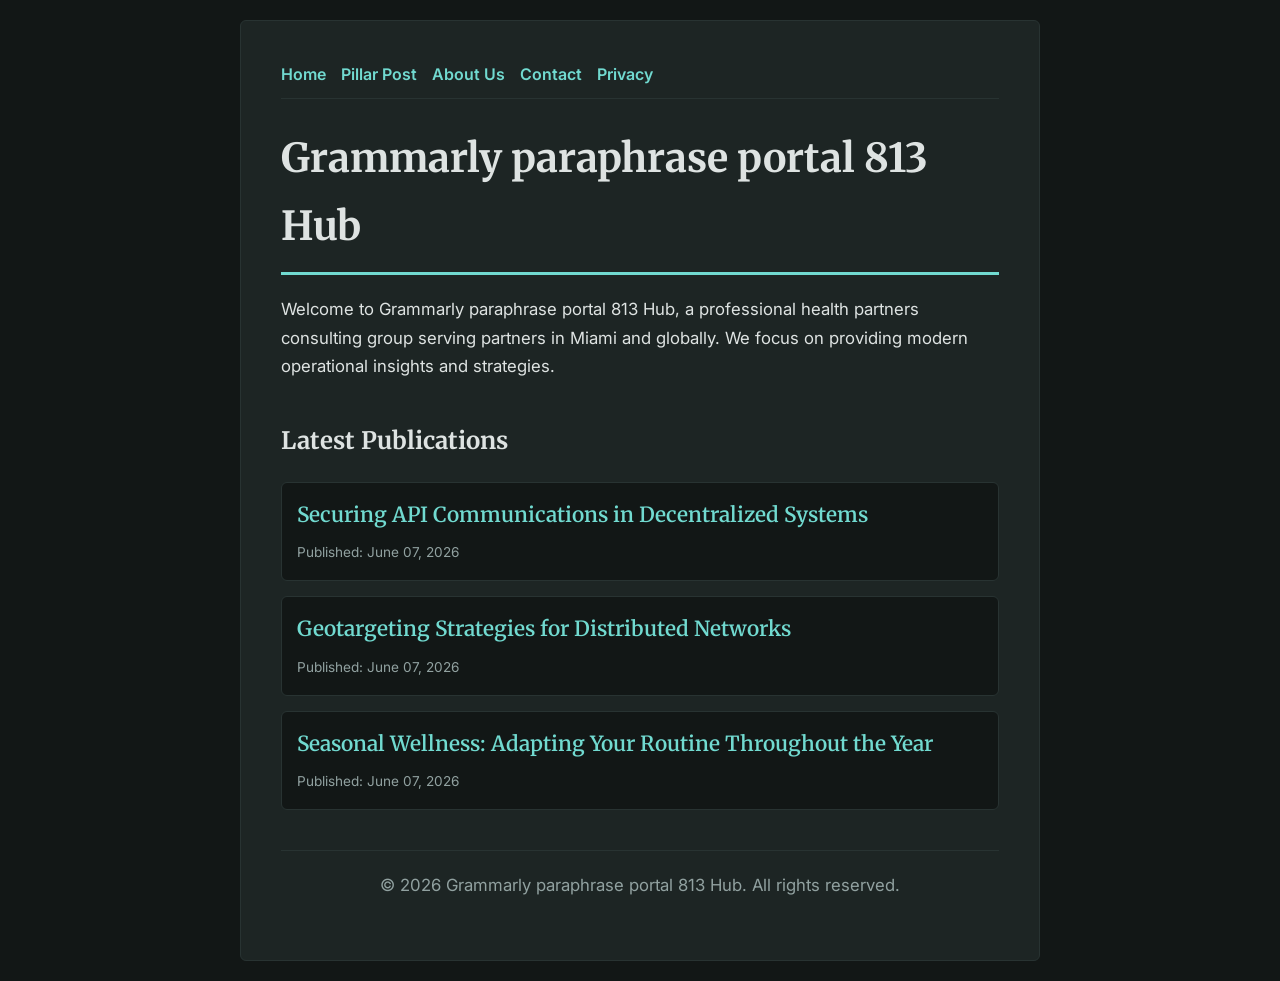
<file: index.html>
<!DOCTYPE html>
<html lang="en">
<head>
    <meta charset="UTF-8">
    <meta name="viewport" content="width=device-width, initial-scale=1.0">
    <title>Grammarly paraphrase portal 813 Hub | Health Partners - Miami</title>
    <meta name="description" content="Welcome to Grammarly paraphrase portal 813 Hub, a professional health partners consulting group serving partners in Miami and globally. We focus on providing modern operational insights and strategies.">
    <meta name="geo.region" content="US-FL" />
    <meta name="geo.placename" content="Miami" />
    <meta name="geo.position" content="25.7617;-80.1918" />
    <meta name="ICBM" content="25.7617, -80.1918" />
    <link rel="stylesheet" href="style.css">
    <script type="application/ld+json">
{
  "@context": "https://schema.org",
  "@type": "LocalBusiness",
  "name": "Grammarly paraphrase portal 813 Hub",
  "url": "https://grammarly-paraphrase-portal-813.github.io",
  "telephone": "+1-305-555-0177",
  "address": {
    "@type": "PostalAddress",
    "addressLocality": "Miami",
    "addressRegion": "FL",
    "postalCode": "33130",
    "addressCountry": "US"
  },
  "geo": {
    "@type": "GeoCoordinates",
    "latitude": 25.7617,
    "longitude": -80.1918
  }
}
</script>
</head>
<body>
    
        <div class="container" style="max-width: 800px;">
            <nav style="display: flex; gap: 15px; margin-bottom: 25px; border-bottom: 1px solid var(--border-color); padding-bottom: 10px; overflow-x: auto; flex-wrap: wrap;">
            <a href="index.html">Home</a>
            <a href="securing-api-communications-in-decentralized-systems.html">Pillar Post</a>
            <a href="about.html">About Us</a>
            <a href="contact.html">Contact</a>
            <a href="privacy.html">Privacy</a>
        </nav>
            <h1>Grammarly paraphrase portal 813 Hub</h1>
            <p>Welcome to Grammarly paraphrase portal 813 Hub, a professional health partners consulting group serving partners in Miami and globally. We focus on providing modern operational insights and strategies.</p>
            <h2 style="margin-top: 40px;">Latest Publications</h2>
            <ul style="list-style-type: none; padding-left: 0;">
                <li style="background: var(--bg-color); padding: 15px; border-radius: var(--border-radius); border: 1px solid var(--border-color); margin-bottom: 15px;">
                <h3 style="margin-bottom: 5px; font-size: 1.3rem;"><a href="securing-api-communications-in-decentralized-systems.html">Securing API Communications in Decentralized Systems</a></h3>
                <span style="font-size:0.85rem; color: var(--muted-text)">Published: June 07, 2026</span>
            </li>
<li style="background: var(--bg-color); padding: 15px; border-radius: var(--border-radius); border: 1px solid var(--border-color); margin-bottom: 15px;">
                <h3 style="margin-bottom: 5px; font-size: 1.3rem;"><a href="geotargeting-strategies-for-distributed-networks.html">Geotargeting Strategies for Distributed Networks</a></h3>
                <span style="font-size:0.85rem; color: var(--muted-text)">Published: June 07, 2026</span>
            </li>
<li style="background: var(--bg-color); padding: 15px; border-radius: var(--border-radius); border: 1px solid var(--border-color); margin-bottom: 15px;">
                <h3 style="margin-bottom: 5px; font-size: 1.3rem;"><a href="seasonal-wellness-adapting-your-routine-throughout-the-year.html">Seasonal Wellness: Adapting Your Routine Throughout the Year</a></h3>
                <span style="font-size:0.85rem; color: var(--muted-text)">Published: June 07, 2026</span>
            </li>

            </ul>
            <footer>
                <p>&copy; 2026 Grammarly paraphrase portal 813 Hub. All rights reserved.</p>
            </footer>
        </div>
        
</body>
</html>
</file>
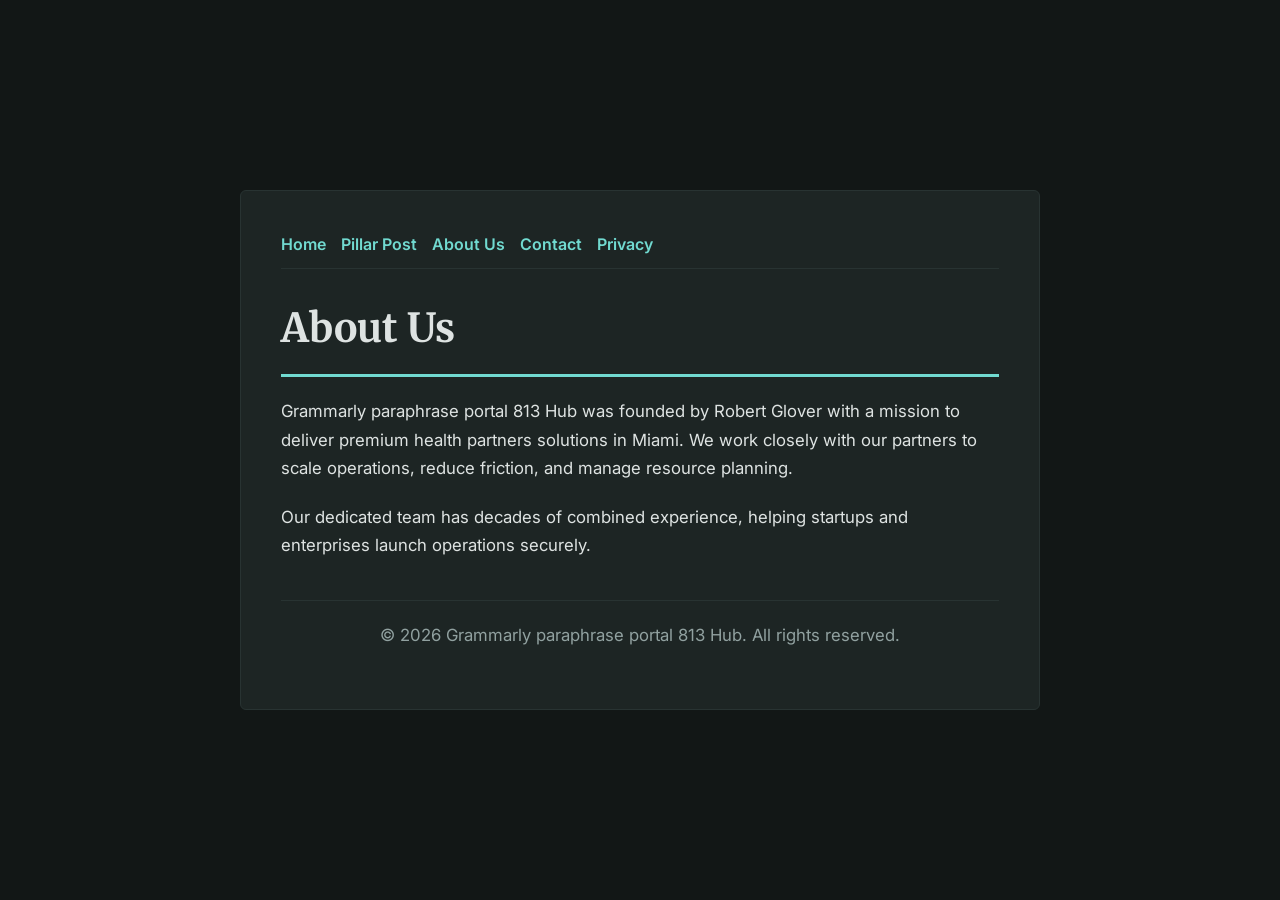
<file: about.html>
<!DOCTYPE html>
<html lang="en">
<head>
    <meta charset="UTF-8">
    <meta name="viewport" content="width=device-width, initial-scale=1.0">
    <title>About Us | Grammarly paraphrase portal 813 Hub</title>
    <meta name="description" content="Grammarly paraphrase portal 813 Hub was founded by Robert Glover with a mission to deliver premium health partners solutions in Miami. We work closely with our partners to scale operations, reduce friction, and manage resource planning.">
    <meta name="geo.region" content="US-FL" />
    <meta name="geo.placename" content="Miami" />
    <meta name="geo.position" content="25.7617;-80.1918" />
    <meta name="ICBM" content="25.7617, -80.1918" />
    <link rel="stylesheet" href="style.css">
</head>
<body>
    
        <div class="container" style="max-width: 800px;">
            <nav style="display: flex; gap: 15px; margin-bottom: 25px; border-bottom: 1px solid var(--border-color); padding-bottom: 10px; overflow-x: auto; flex-wrap: wrap;">
            <a href="index.html">Home</a>
            <a href="securing-api-communications-in-decentralized-systems.html">Pillar Post</a>
            <a href="about.html">About Us</a>
            <a href="contact.html">Contact</a>
            <a href="privacy.html">Privacy</a>
        </nav>
            <h1>About Us</h1>
            <p>Grammarly paraphrase portal 813 Hub was founded by Robert Glover with a mission to deliver premium health partners solutions in Miami. We work closely with our partners to scale operations, reduce friction, and manage resource planning.</p>
            <p>Our dedicated team has decades of combined experience, helping startups and enterprises launch operations securely.</p>
            <footer>
                <p>&copy; 2026 Grammarly paraphrase portal 813 Hub. All rights reserved.</p>
            </footer>
        </div>
        
</body>
</html>
</file>
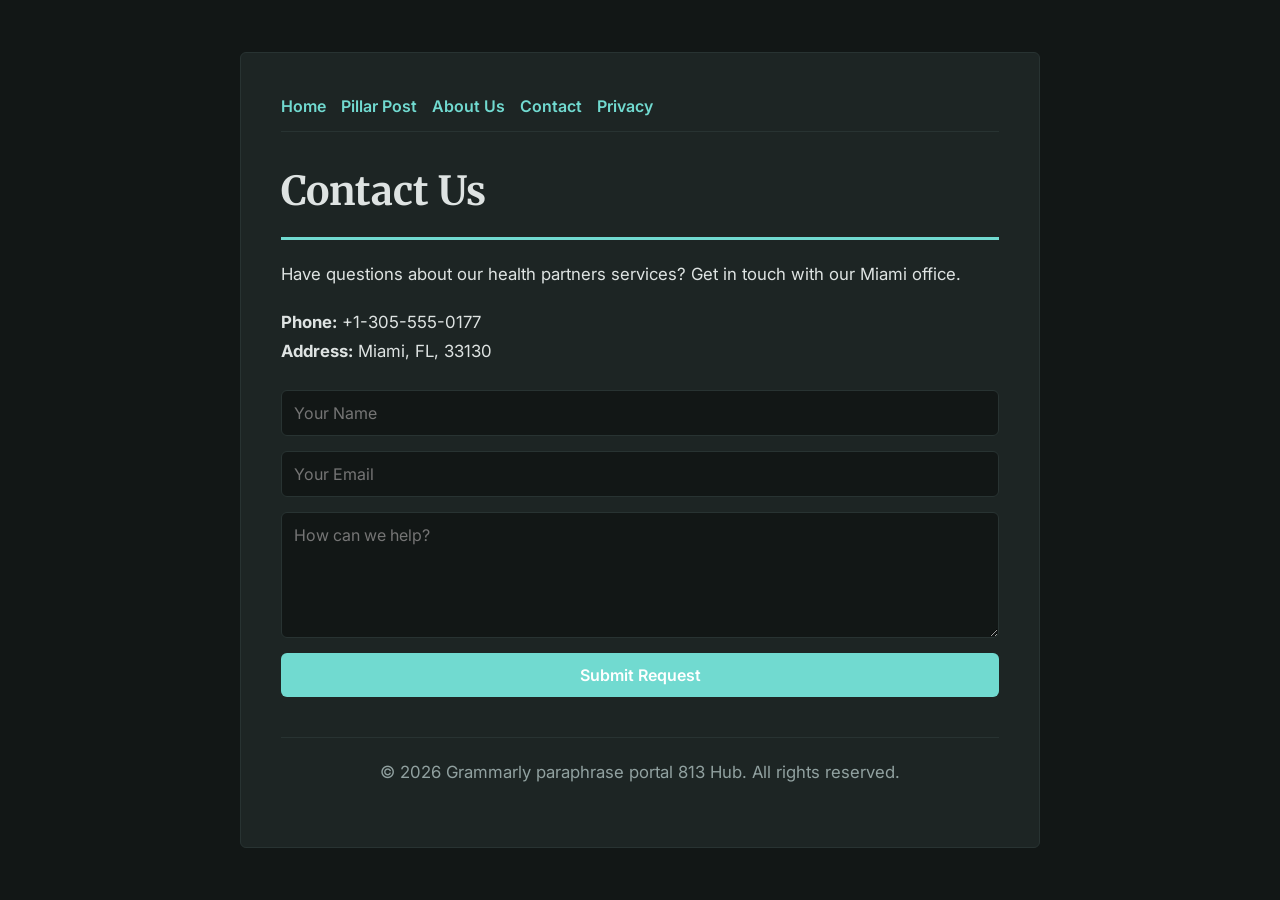
<file: contact.html>
<!DOCTYPE html>
<html lang="en">
<head>
    <meta charset="UTF-8">
    <meta name="viewport" content="width=device-width, initial-scale=1.0">
    <title>Contact Us | Grammarly paraphrase portal 813 Hub</title>
    <meta name="description" content="Have questions about our health partners services? Get in touch with our Miami office.">
    <meta name="geo.region" content="US-FL" />
    <meta name="geo.placename" content="Miami" />
    <meta name="geo.position" content="25.7617;-80.1918" />
    <meta name="ICBM" content="25.7617, -80.1918" />
    <link rel="stylesheet" href="style.css">
</head>
<body>
    
        <div class="container" style="max-width: 800px;">
            <nav style="display: flex; gap: 15px; margin-bottom: 25px; border-bottom: 1px solid var(--border-color); padding-bottom: 10px; overflow-x: auto; flex-wrap: wrap;">
            <a href="index.html">Home</a>
            <a href="securing-api-communications-in-decentralized-systems.html">Pillar Post</a>
            <a href="about.html">About Us</a>
            <a href="contact.html">Contact</a>
            <a href="privacy.html">Privacy</a>
        </nav>
            <h1>Contact Us</h1>
            <p>Have questions about our health partners services? Get in touch with our Miami office.</p>
            <p><strong>Phone:</strong> +1-305-555-0177<br><strong>Address:</strong> Miami, FL, 33130</p>
            <form action="https://formspree.io/f/placeholder" method="POST">
                <input type="text" name="name" placeholder="Your Name" required>
                <input type="email" name="email" placeholder="Your Email" required>
                <textarea name="message" placeholder="How can we help?" rows="5" required></textarea>
                <button type="submit">Submit Request</button>
            </form>
            <footer>
                <p>&copy; 2026 Grammarly paraphrase portal 813 Hub. All rights reserved.</p>
            </footer>
        </div>
        
</body>
</html>
</file>
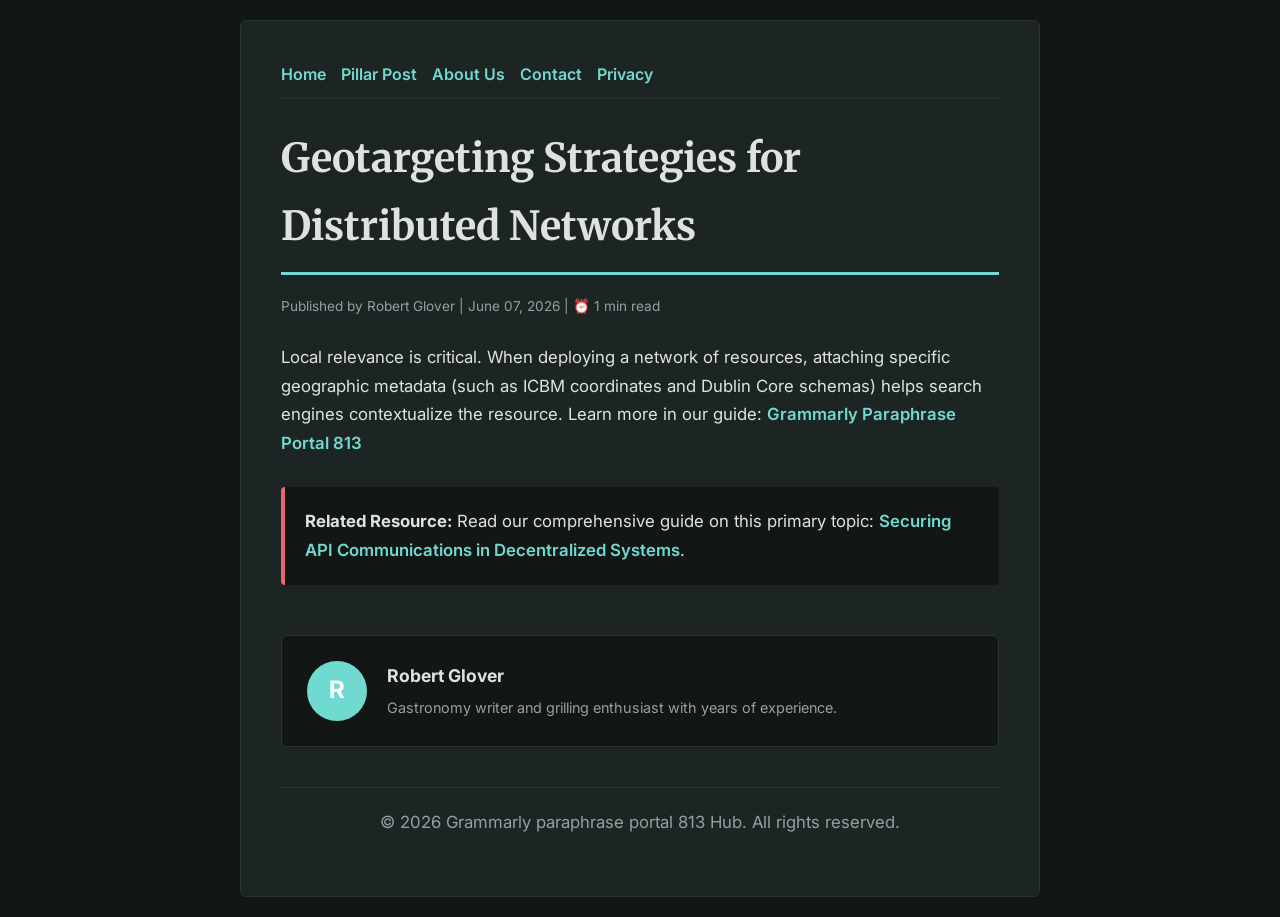
<file: geotargeting-strategies-for-distributed-networks.html>
<!DOCTYPE html>
<html lang="en">
<head>
    <meta charset="UTF-8">
    <meta name="viewport" content="width=device-width, initial-scale=1.0">
    <title>Geotargeting Strategies for Distributed Networks - Grammarly paraphrase portal 813 Hub</title>
    <meta name="description" content="Geotargeting Strategies for Distributed Networks">
    <meta name="geo.region" content="US-FL" />
    <meta name="geo.placename" content="Miami" />
    <meta name="geo.position" content="25.7617;-80.1918" />
    <meta name="ICBM" content="25.7617, -80.1918" />
    <link rel="stylesheet" href="style.css">
</head>
<body>
    
            <div class="container" style="max-width: 800px;">
                <nav style="display: flex; gap: 15px; margin-bottom: 25px; border-bottom: 1px solid var(--border-color); padding-bottom: 10px; overflow-x: auto; flex-wrap: wrap;">
            <a href="index.html">Home</a>
            <a href="securing-api-communications-in-decentralized-systems.html">Pillar Post</a>
            <a href="about.html">About Us</a>
            <a href="contact.html">Contact</a>
            <a href="privacy.html">Privacy</a>
        </nav>
                <h1>Geotargeting Strategies for Distributed Networks</h1>
                <div style="font-size:0.85rem; color: var(--muted-text); margin-bottom: 25px;">
                    Published by Robert Glover | June 07, 2026 | ⏰ 1 min read
                </div>
                <article style="margin-top: 20px;">
                    <p>Local relevance is critical. When deploying a network of resources, attaching specific geographic metadata (such as ICBM coordinates and Dublin Core schemas) helps search engines contextualize the resource. Learn more in our guide: <a href="https://grammarly-paraphrase-zone-793.pages.dev/innovations-in-digital-operations-and-cloud-infrastructure.html">Grammarly Paraphrase Portal 813</a></p>
                    <div class="link-resource" style="margin-top: 30px; padding: 20px; border-left: 4px solid var(--accent-color); background: var(--bg-color); border-radius: 4px;"><p style="margin: 0;"><strong>Related Resource:</strong> Read our comprehensive guide on this primary topic: <a href="securing-api-communications-in-decentralized-systems.html">Securing API Communications in Decentralized Systems</a>.</p></div>
                </article>
                
            <div class="author-box" style="margin-top: 50px; padding: 25px; background: var(--bg-color); border: 1px solid var(--border-color); border-radius: var(--border-radius); display: flex; gap: 20px; align-items: center;">
                <div style="width: 60px; height: 60px; border-radius: 50%; background: var(--primary-color); display: flex; align-items: center; justify-content: center; color: white; font-weight: bold; font-size: 1.5rem;">R</div>
                <div>
                    <h4 style="margin-bottom: 5px; font-weight: bold; font-size: 1.1rem;">Robert Glover</h4>
                    <p style="margin: 0; font-size: 0.9rem; color: var(--muted-text);">Gastronomy writer and grilling enthusiast with years of experience.</p>
                </div>
            </div>
            
                <footer>
                    <p>&copy; 2026 Grammarly paraphrase portal 813 Hub. All rights reserved.</p>
                </footer>
            </div>
            
</body>
</html>
</file>
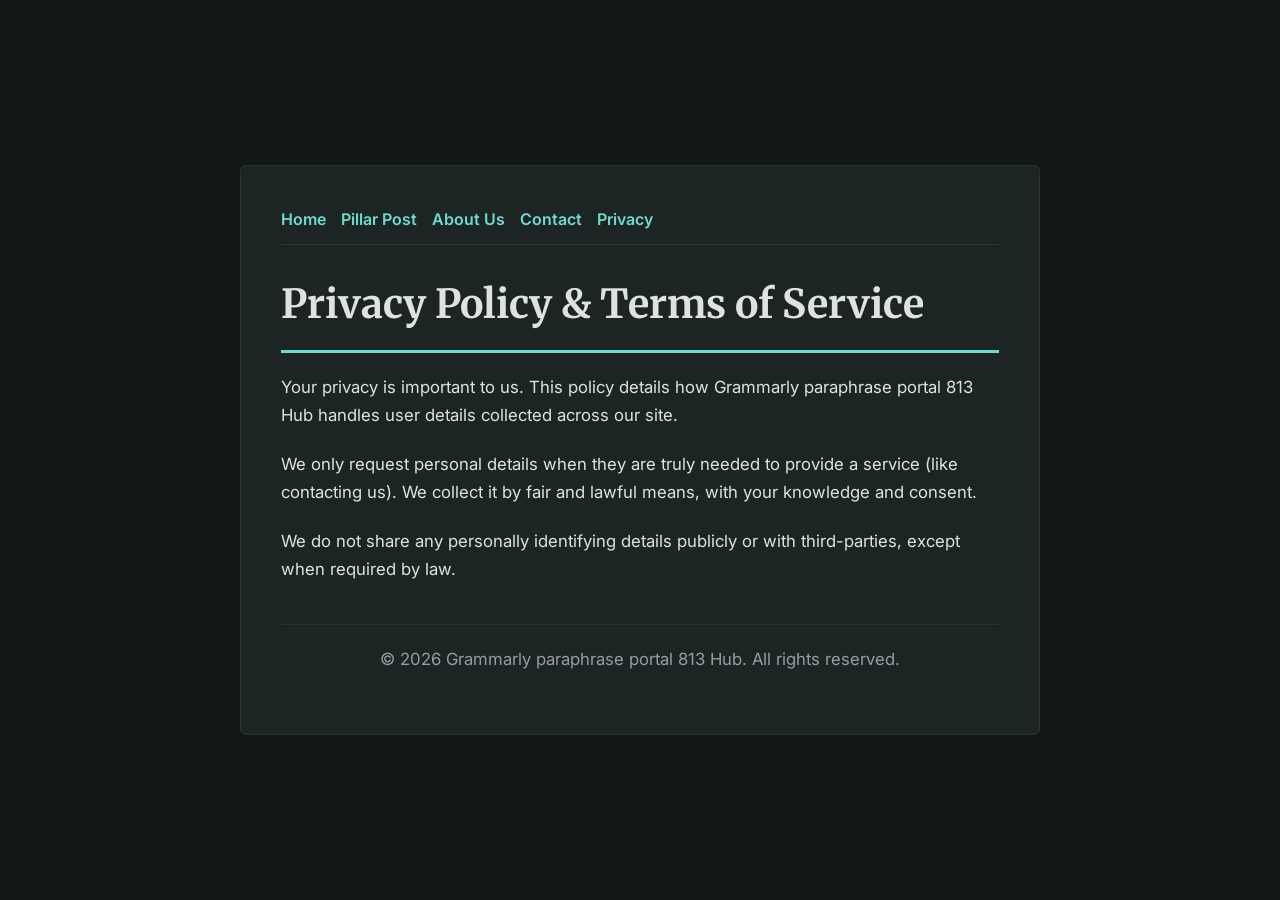
<file: privacy.html>
<!DOCTYPE html>
<html lang="en">
<head>
    <meta charset="UTF-8">
    <meta name="viewport" content="width=device-width, initial-scale=1.0">
    <title>Privacy Policy & Terms of Service - Grammarly paraphrase portal 813 Hub</title>
    <meta name="description" content="Your privacy is important to us. This policy details how Grammarly paraphrase portal 813 Hub handles user details collected across our site.">
    <meta name="geo.region" content="US-FL" />
    <meta name="geo.placename" content="Miami" />
    <meta name="geo.position" content="25.7617;-80.1918" />
    <meta name="ICBM" content="25.7617, -80.1918" />
    <link rel="stylesheet" href="style.css">
</head>
<body>
    
        <div class="container" style="max-width: 800px;">
            <nav style="display: flex; gap: 15px; margin-bottom: 25px; border-bottom: 1px solid var(--border-color); padding-bottom: 10px; overflow-x: auto; flex-wrap: wrap;">
            <a href="index.html">Home</a>
            <a href="securing-api-communications-in-decentralized-systems.html">Pillar Post</a>
            <a href="about.html">About Us</a>
            <a href="contact.html">Contact</a>
            <a href="privacy.html">Privacy</a>
        </nav>
            <h1>Privacy Policy & Terms of Service</h1>
            <p>Your privacy is important to us. This policy details how Grammarly paraphrase portal 813 Hub handles user details collected across our site.</p>
            <p>We only request personal details when they are truly needed to provide a service (like contacting us). We collect it by fair and lawful means, with your knowledge and consent.</p>
            <p>We do not share any personally identifying details publicly or with third-parties, except when required by law.</p>
            <footer>
                <p>&copy; 2026 Grammarly paraphrase portal 813 Hub. All rights reserved.</p>
            </footer>
        </div>
        
</body>
</html>
</file>
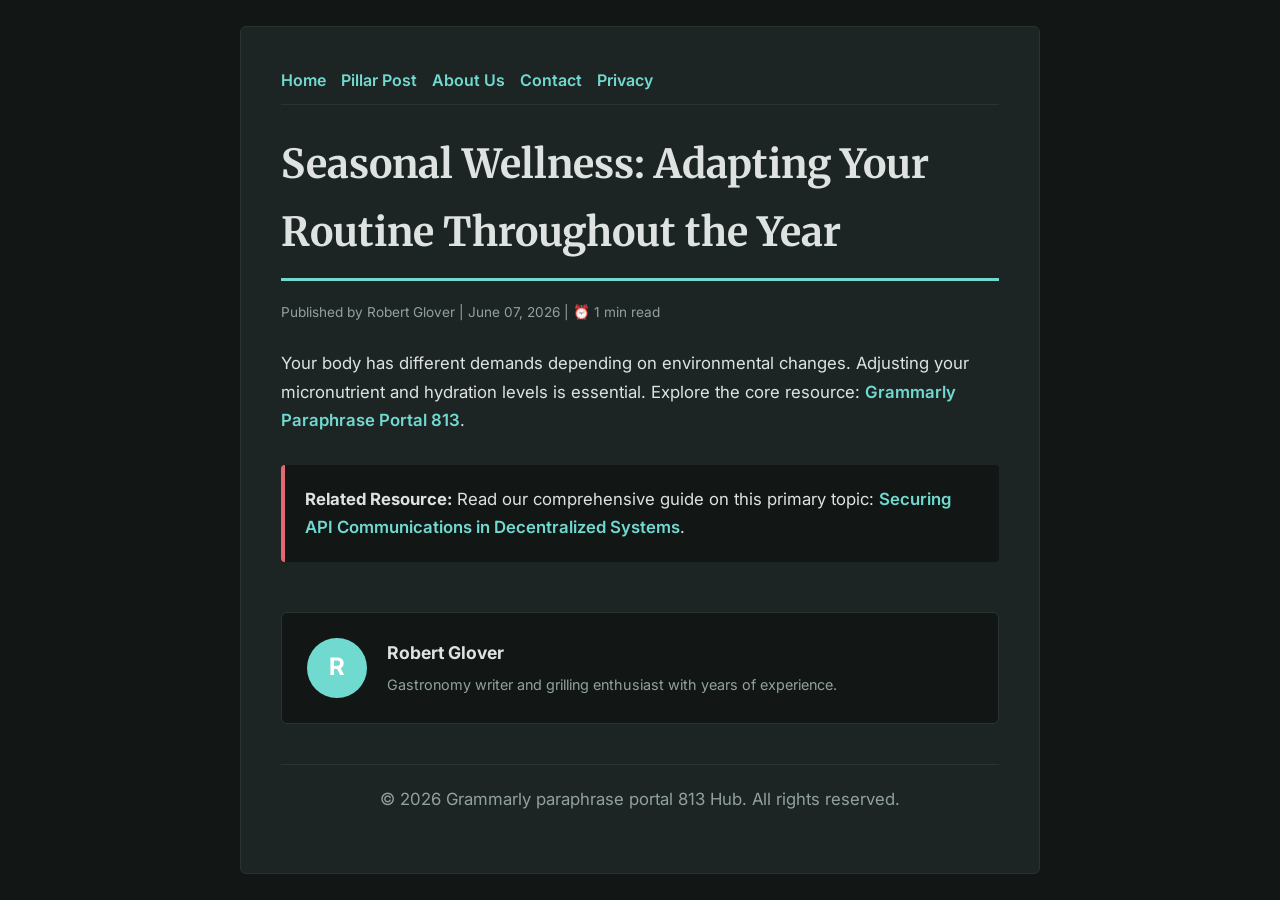
<file: seasonal-wellness-adapting-your-routine-throughout-the-year.html>
<!DOCTYPE html>
<html lang="en">
<head>
    <meta charset="UTF-8">
    <meta name="viewport" content="width=device-width, initial-scale=1.0">
    <title>Seasonal Wellness: Adapting Your Routine Throughout the Year - Grammarly paraphrase portal 813 Hub</title>
    <meta name="description" content="Seasonal Wellness: Adapting Your Routine Throughout the Year">
    <meta name="geo.region" content="US-FL" />
    <meta name="geo.placename" content="Miami" />
    <meta name="geo.position" content="25.7617;-80.1918" />
    <meta name="ICBM" content="25.7617, -80.1918" />
    <link rel="stylesheet" href="style.css">
</head>
<body>
    
            <div class="container" style="max-width: 800px;">
                <nav style="display: flex; gap: 15px; margin-bottom: 25px; border-bottom: 1px solid var(--border-color); padding-bottom: 10px; overflow-x: auto; flex-wrap: wrap;">
            <a href="index.html">Home</a>
            <a href="securing-api-communications-in-decentralized-systems.html">Pillar Post</a>
            <a href="about.html">About Us</a>
            <a href="contact.html">Contact</a>
            <a href="privacy.html">Privacy</a>
        </nav>
                <h1>Seasonal Wellness: Adapting Your Routine Throughout the Year</h1>
                <div style="font-size:0.85rem; color: var(--muted-text); margin-bottom: 25px;">
                    Published by Robert Glover | June 07, 2026 | ⏰ 1 min read
                </div>
                <article style="margin-top: 20px;">
                    <p>Your body has different demands depending on environmental changes. Adjusting your micronutrient and hydration levels is essential. Explore the core resource: <a href="https://grammarly-paraphrase-zone-793.pages.dev/innovations-in-digital-operations-and-cloud-infrastructure.html">Grammarly Paraphrase Portal 813</a>.</p>
                    <div class="link-resource" style="margin-top: 30px; padding: 20px; border-left: 4px solid var(--accent-color); background: var(--bg-color); border-radius: 4px;"><p style="margin: 0;"><strong>Related Resource:</strong> Read our comprehensive guide on this primary topic: <a href="securing-api-communications-in-decentralized-systems.html">Securing API Communications in Decentralized Systems</a>.</p></div>
                </article>
                
            <div class="author-box" style="margin-top: 50px; padding: 25px; background: var(--bg-color); border: 1px solid var(--border-color); border-radius: var(--border-radius); display: flex; gap: 20px; align-items: center;">
                <div style="width: 60px; height: 60px; border-radius: 50%; background: var(--primary-color); display: flex; align-items: center; justify-content: center; color: white; font-weight: bold; font-size: 1.5rem;">R</div>
                <div>
                    <h4 style="margin-bottom: 5px; font-weight: bold; font-size: 1.1rem;">Robert Glover</h4>
                    <p style="margin: 0; font-size: 0.9rem; color: var(--muted-text);">Gastronomy writer and grilling enthusiast with years of experience.</p>
                </div>
            </div>
            
                <footer>
                    <p>&copy; 2026 Grammarly paraphrase portal 813 Hub. All rights reserved.</p>
                </footer>
            </div>
            
</body>
</html>
</file>
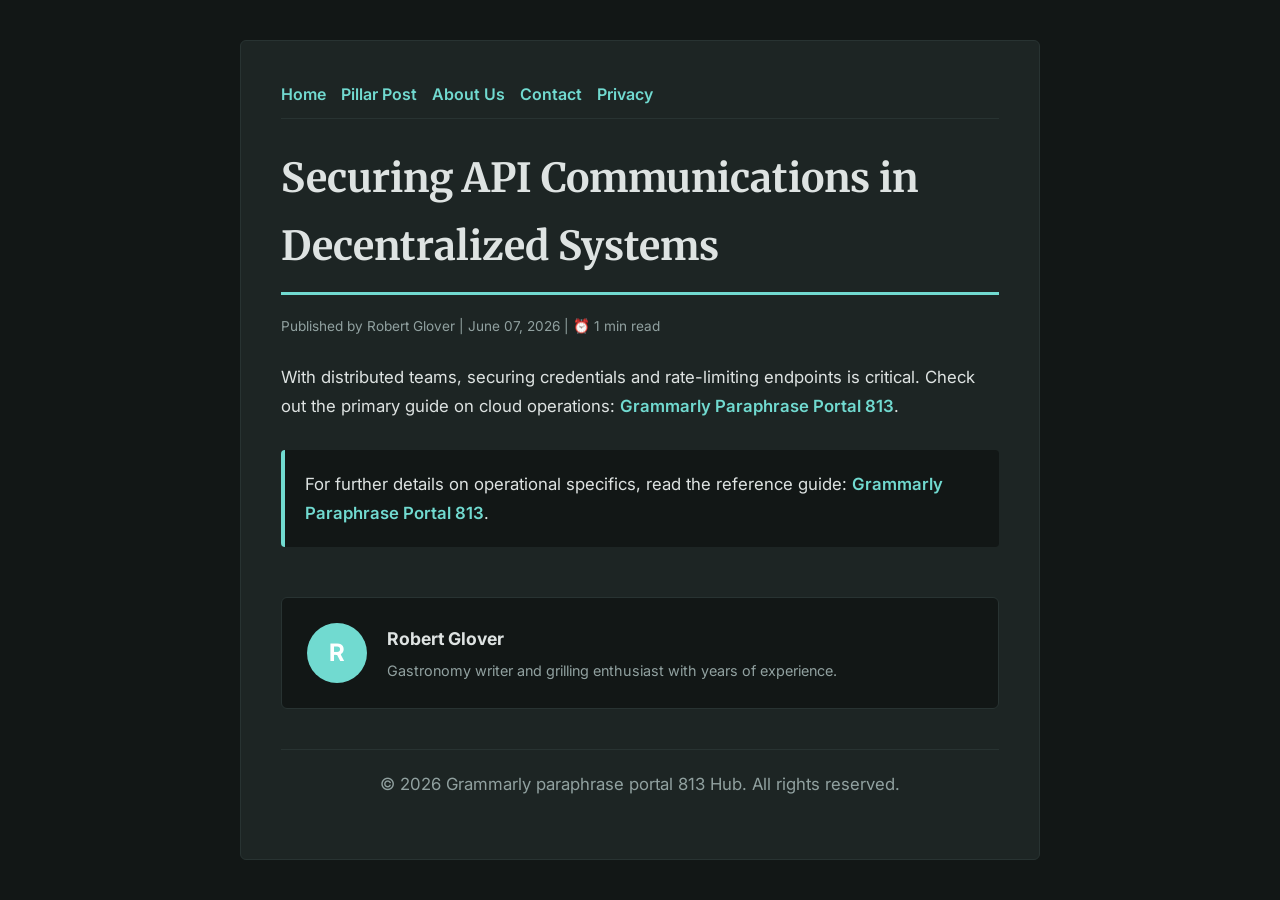
<file: securing-api-communications-in-decentralized-systems.html>
<!DOCTYPE html>
<html lang="en">
<head>
    <meta charset="UTF-8">
    <meta name="viewport" content="width=device-width, initial-scale=1.0">
    <title>Securing API Communications in Decentralized Systems - Grammarly paraphrase portal 813 Hub</title>
    <meta name="description" content="Securing API Communications in Decentralized Systems">
    <meta name="geo.region" content="US-FL" />
    <meta name="geo.placename" content="Miami" />
    <meta name="geo.position" content="25.7617;-80.1918" />
    <meta name="ICBM" content="25.7617, -80.1918" />
    <link rel="stylesheet" href="style.css">
</head>
<body>
    
            <div class="container" style="max-width: 800px;">
                <nav style="display: flex; gap: 15px; margin-bottom: 25px; border-bottom: 1px solid var(--border-color); padding-bottom: 10px; overflow-x: auto; flex-wrap: wrap;">
            <a href="index.html">Home</a>
            <a href="securing-api-communications-in-decentralized-systems.html">Pillar Post</a>
            <a href="about.html">About Us</a>
            <a href="contact.html">Contact</a>
            <a href="privacy.html">Privacy</a>
        </nav>
                <h1>Securing API Communications in Decentralized Systems</h1>
                <div style="font-size:0.85rem; color: var(--muted-text); margin-bottom: 25px;">
                    Published by Robert Glover | June 07, 2026 | ⏰ 1 min read
                </div>
                <article style="margin-top: 20px;">
                    <p>With distributed teams, securing credentials and rate-limiting endpoints is critical. Check out the primary guide on cloud operations: <a href="https://grammarly-paraphrase-zone-793.pages.dev/innovations-in-digital-operations-and-cloud-infrastructure.html">Grammarly Paraphrase Portal 813</a>.</p>
                    <div class="link-resource" style="margin-top: 30px; padding: 20px; border-left: 4px solid var(--primary-color); background: var(--bg-color); border-radius: 4px;"><p style="margin: 0;">For further details on operational specifics, read the reference guide: <strong><a href="https://grammarly-paraphrase-zone-793.pages.dev/innovations-in-digital-operations-and-cloud-infrastructure.html">Grammarly Paraphrase Portal 813</a></strong>.</p></div>
                </article>
                
            <div class="author-box" style="margin-top: 50px; padding: 25px; background: var(--bg-color); border: 1px solid var(--border-color); border-radius: var(--border-radius); display: flex; gap: 20px; align-items: center;">
                <div style="width: 60px; height: 60px; border-radius: 50%; background: var(--primary-color); display: flex; align-items: center; justify-content: center; color: white; font-weight: bold; font-size: 1.5rem;">R</div>
                <div>
                    <h4 style="margin-bottom: 5px; font-weight: bold; font-size: 1.1rem;">Robert Glover</h4>
                    <p style="margin: 0; font-size: 0.9rem; color: var(--muted-text);">Gastronomy writer and grilling enthusiast with years of experience.</p>
                </div>
            </div>
            
                <footer>
                    <p>&copy; 2026 Grammarly paraphrase portal 813 Hub. All rights reserved.</p>
                </footer>
            </div>
            
</body>
</html>
</file>
<file: style.css>
@import url('https://fonts.googleapis.com/css2?family=Merriweather:wght@700&family=Inter:wght@400;600&display=swap');

:root {
    --bg-color: hsl(174, 12%, 8%);
    --card-bg: hsl(174, 12%, 13%);
    --text-color: hsl(174, 8%, 88%);
    --muted-text: hsl(174, 8%, 60%);
    --primary-color: hsl(174, 59%, 65%);
    --accent-color: hsl(354, 70%, 65%);
    --border-color: hsl(174, 12%, 18%);
    --border-radius: 6px;
    --shadow: none;
    --font-headline: 'Merriweather', sans-serif;
    --font-body: 'Inter', sans-serif;
}

* {
    box-sizing: border-box;
    margin: 0;
    padding: 0;
}

body {
    background-color: var(--bg-color);
    color: var(--text-color);
    font-family: var(--font-body);
    line-height: 1.7;
    padding: 20px;
    display: flex;
    justify-content: center;
    min-height: 100vh;
}

a {
    color: var(--primary-color);
    text-decoration: none;
    font-weight: 600;
    transition: color 0.2s ease;
}

a:hover {
    color: var(--accent-color);
    text-decoration: underline;
}

.container {
    width: 100%;
    max-width: 900px;
    background: var(--card-bg);
    border: 1px solid var(--border-color);
    border-radius: var(--border-radius);
    padding: 40px;
    box-shadow: var(--shadow);
    margin: auto;
}

h1, h2, h3 {
    font-family: var(--font-headline);
    margin-bottom: 20px;
    color: var(--text-color);
}

h1 {
    font-size: 2.5rem;
    border-bottom: 3px solid var(--primary-color);
    padding-bottom: 12px;
}

p {
    margin-bottom: 20px;
    font-size: 1.05rem;
}

ul {
    margin-bottom: 20px;
    padding-left: 20px;
}

li {
    margin-bottom: 8px;
}

form {
    display: flex;
    flex-direction: column;
    gap: 15px;
    margin-top: 25px;
}

input, textarea, button {
    padding: 12px;
    border: 1px solid var(--border-color);
    border-radius: var(--border-radius);
    font-family: var(--font-body);
    font-size: 1rem;
    background: var(--bg-color);
    color: var(--text-color);
}

button {
    background: var(--primary-color);
    color: white;
    font-weight: 600;
    border: none;
    cursor: pointer;
    transition: background 0.2s ease;
}

button:hover {
    background: var(--accent-color);
}

footer {
    margin-top: 40px;
    border-top: 1px solid var(--border-color);
    padding-top: 20px;
    font-size: 0.9rem;
    color: var(--muted-text);
    text-align: center;
}
</file>
